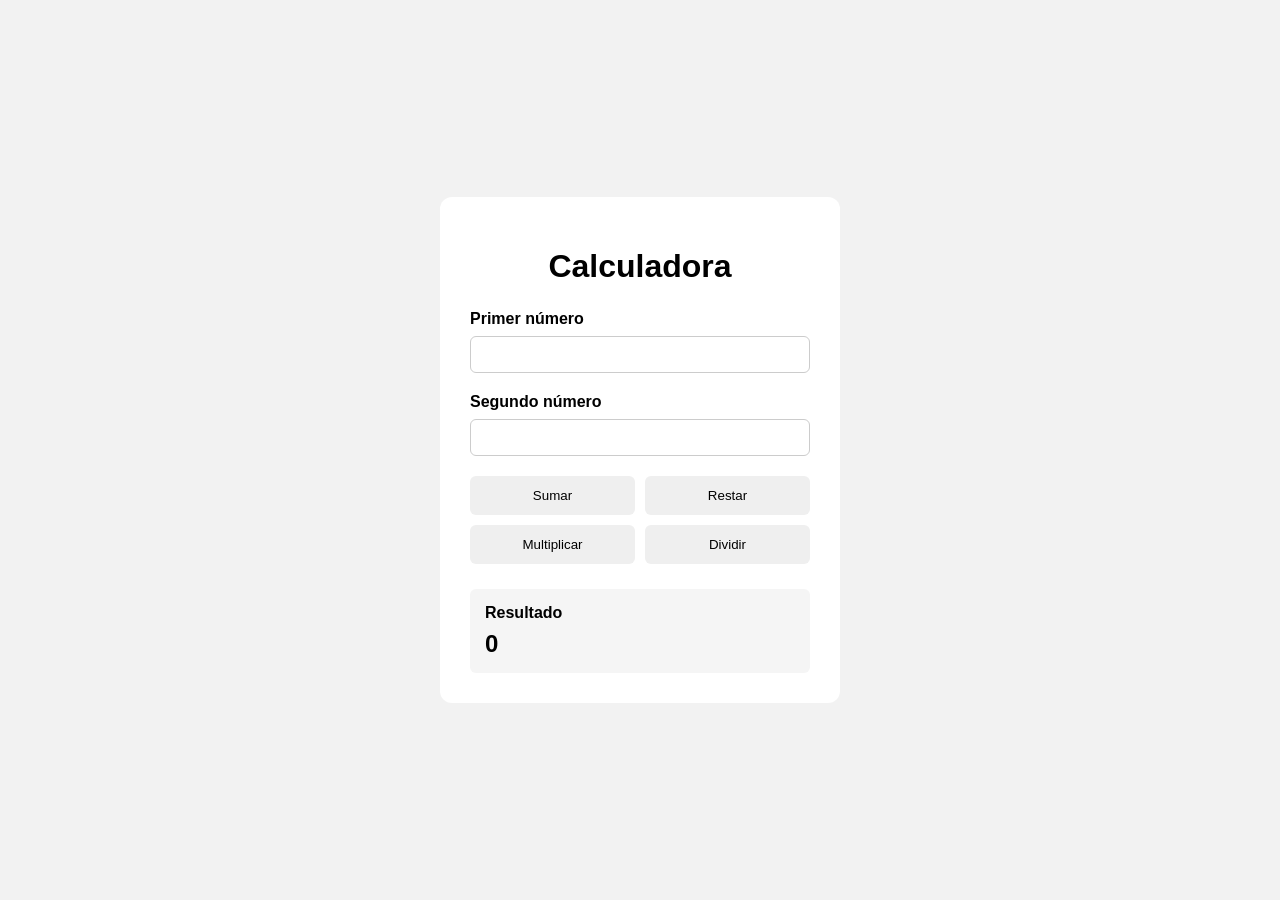
<file: clase05/index.html>
<!DOCTYPE html>
<html lang="es">
<head>
    <meta charset="UTF-8">
    <meta name="viewport" content="width=device-width, initial-scale=1.0">
    <title>Calculadora</title>

    <link rel="stylesheet" href="estilos.css">
</head>

<body>

    <main class="calculadora" id="calculadora">

        <h1 id="titulo-calculadora">Calculadora</h1>

        <section class="operaciones" id="operaciones">

            <div class="campo">
                <label for="numero1">Primer número</label>
                <input
                    type="number"
                    id="numero1"
                    name="numero1"
                    class="campo-numero"
                >
            </div>

            <div class="campo">
                <label for="numero2">Segundo número</label>
                <input
                    type="number"
                    id="numero2"
                    name="numero2"
                    class="campo-numero"
                >
            </div>

            <div class="botones-operaciones" id="botones-operaciones">

                <button
                    type="button"
                    id="btn-sumar"
                    name="sumar"
                    class="btn-operacion"
                >
                    Sumar
                </button>

                <button
                    type="button"
                    id="btn-restar"
                    name="restar"
                    class="btn-operacion"
                >
                    Restar
                </button>

                <button
                    type="button"
                    id="btn-multiplicar"
                    name="multiplicar"
                    class="btn-operacion"
                >
                    Multiplicar
                </button>

                <button
                    type="button"
                    id="btn-dividir"
                    name="dividir"
                    class="btn-operacion"
                >
                    Dividir
                </button>

            </div>

            <div class="resultado" id="resultado">
                <label for="resultado-valor">Resultado</label>

                <output
                    id="resultado-valor"
                    name="resultado"
                    class="resultado-valor"
                >
                    0
                </output>
            </div>

        </section>

    </main>

</body>
</html>
</file>
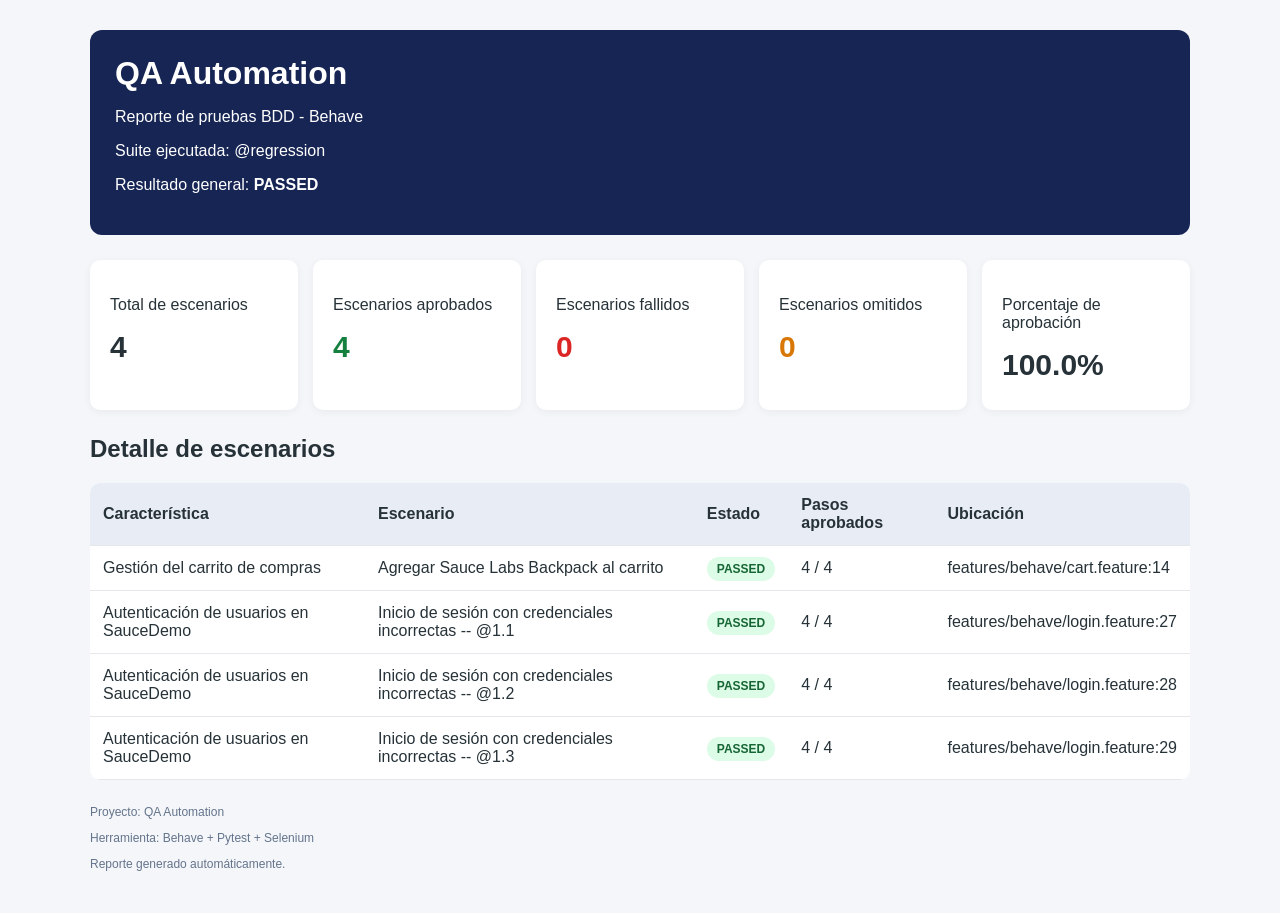
<file: reports/behave_regression.html>
<!DOCTYPE html>
<html lang="es">
<head>
<meta charset="UTF-8">
<meta name="viewport" content="width=device-width, initial-scale=1.0">
<title>QA Automation - @regression</title>

<style>
* { box-sizing: border-box; }

body {
    font-family: Arial, sans-serif;
    background: #f4f6fa;
    color: #263238;
    margin: 0;
    padding: 30px;
}

.container {
    max-width: 1100px;
    margin: auto;
}

header {
    background: #172554;
    color: white;
    padding: 25px;
    border-radius: 12px;
    margin-bottom: 25px;
}

header h1 { margin: 0 0 10px; }

.cards {
    display: grid;
    grid-template-columns: repeat(auto-fit, minmax(160px, 1fr));
    gap: 15px;
    margin-bottom: 25px;
}

.card {
    background: white;
    padding: 20px;
    border-radius: 10px;
    box-shadow: 0 2px 8px #0000000d;
}

.card h2 {
    font-size: 30px;
    margin: 8px 0;
}

.approved { color: #15803d; }
.failed { color: #dc2626; }
.skipped { color: #d97706; }

table {
    width: 100%;
    border-collapse: collapse;
    background: white;
    border-radius: 10px;
    overflow: hidden;
}

th, td {
    padding: 13px;
    text-align: left;
    border-bottom: 1px solid #e5e7eb;
}

th {
    background: #e8edf5;
}

.status {
    padding: 5px 10px;
    border-radius: 20px;
    font-size: 12px;
    font-weight: bold;
}

.status.passed {
    background: #dcfce7;
    color: #166534;
}

.status.failed {
    background: #fee2e2;
    color: #991b1b;
}

.status.skipped, .status.undefined, .status.untested {
    background: #fef3c7;
    color: #92400e;
}

.status.unknown {
    background: #e5e7eb;
    color: #374151;
}

footer {
    margin-top: 25px;
    color: #64748b;
    font-size: 12px;
}

@media (max-width: 700px) {
    body { padding: 12px; }
    table { font-size: 12px; }
    th, td { padding: 8px; }
}
</style>
</head>

<body>
<div class="container">

<header>
    <h1>QA Automation</h1>
    <p>Reporte de pruebas BDD - Behave</p>
    <p>Suite ejecutada: @regression</p>
    <p>Resultado general: <strong>PASSED</strong></p>
</header>

<section class="cards">

<div class="card">
    <p>Total de escenarios</p>
    <h2>4</h2>
</div>

<div class="card">
    <p>Escenarios aprobados</p>
    <h2 class="approved">4</h2>
</div>

<div class="card">
    <p>Escenarios fallidos</p>
    <h2 class="failed">0</h2>
</div>

<div class="card">
    <p>Escenarios omitidos</p>
    <h2 class="skipped">0</h2>
</div>

<div class="card">
    <p>Porcentaje de aprobación</p>
    <h2>100.0%</h2>
</div>

</section>

<h2>Detalle de escenarios</h2>

<table>
<thead>
<tr>
    <th>Característica</th>
    <th>Escenario</th>
    <th>Estado</th>
    <th>Pasos aprobados</th>
    <th>Ubicación</th>
</tr>
</thead>

<tbody>
<tr><td>Gestión del carrito de compras</td><td>Agregar Sauce Labs Backpack al carrito</td><td><span class='status passed'>PASSED</span></td><td>4 / 4</td><td>features/behave/cart.feature:14</td></tr><tr><td>Autenticación de usuarios en SauceDemo</td><td>Inicio de sesión con credenciales incorrectas -- @1.1 </td><td><span class='status passed'>PASSED</span></td><td>4 / 4</td><td>features/behave/login.feature:27</td></tr><tr><td>Autenticación de usuarios en SauceDemo</td><td>Inicio de sesión con credenciales incorrectas -- @1.2 </td><td><span class='status passed'>PASSED</span></td><td>4 / 4</td><td>features/behave/login.feature:28</td></tr><tr><td>Autenticación de usuarios en SauceDemo</td><td>Inicio de sesión con credenciales incorrectas -- @1.3 </td><td><span class='status passed'>PASSED</span></td><td>4 / 4</td><td>features/behave/login.feature:29</td></tr>
</tbody>
</table>

<footer>
    <p>Proyecto: QA Automation</p>
    <p>Herramienta: Behave + Pytest + Selenium</p>
    <p>Reporte generado automáticamente.</p>
</footer>

</div>
</body>
</html>
</file>
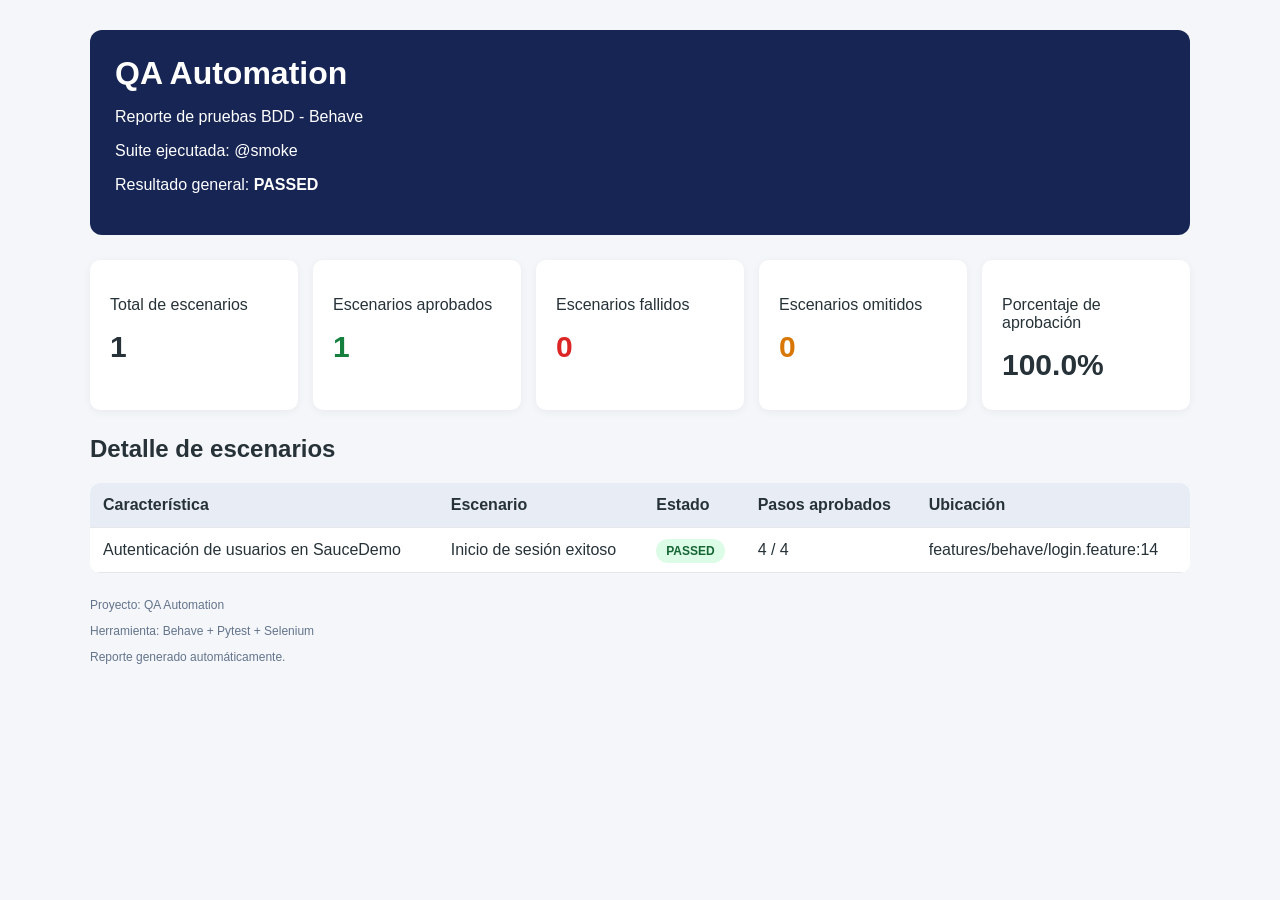
<file: reports/behave_smoke.html>
<!DOCTYPE html>
<html lang="es">
<head>
<meta charset="UTF-8">
<meta name="viewport" content="width=device-width, initial-scale=1.0">
<title>QA Automation - @smoke</title>

<style>
* { box-sizing: border-box; }

body {
    font-family: Arial, sans-serif;
    background: #f4f6fa;
    color: #263238;
    margin: 0;
    padding: 30px;
}

.container {
    max-width: 1100px;
    margin: auto;
}

header {
    background: #172554;
    color: white;
    padding: 25px;
    border-radius: 12px;
    margin-bottom: 25px;
}

header h1 { margin: 0 0 10px; }

.cards {
    display: grid;
    grid-template-columns: repeat(auto-fit, minmax(160px, 1fr));
    gap: 15px;
    margin-bottom: 25px;
}

.card {
    background: white;
    padding: 20px;
    border-radius: 10px;
    box-shadow: 0 2px 8px #0000000d;
}

.card h2 {
    font-size: 30px;
    margin: 8px 0;
}

.approved { color: #15803d; }
.failed { color: #dc2626; }
.skipped { color: #d97706; }

table {
    width: 100%;
    border-collapse: collapse;
    background: white;
    border-radius: 10px;
    overflow: hidden;
}

th, td {
    padding: 13px;
    text-align: left;
    border-bottom: 1px solid #e5e7eb;
}

th {
    background: #e8edf5;
}

.status {
    padding: 5px 10px;
    border-radius: 20px;
    font-size: 12px;
    font-weight: bold;
}

.status.passed {
    background: #dcfce7;
    color: #166534;
}

.status.failed {
    background: #fee2e2;
    color: #991b1b;
}

.status.skipped, .status.undefined, .status.untested {
    background: #fef3c7;
    color: #92400e;
}

.status.unknown {
    background: #e5e7eb;
    color: #374151;
}

footer {
    margin-top: 25px;
    color: #64748b;
    font-size: 12px;
}

@media (max-width: 700px) {
    body { padding: 12px; }
    table { font-size: 12px; }
    th, td { padding: 8px; }
}
</style>
</head>

<body>
<div class="container">

<header>
    <h1>QA Automation</h1>
    <p>Reporte de pruebas BDD - Behave</p>
    <p>Suite ejecutada: @smoke</p>
    <p>Resultado general: <strong>PASSED</strong></p>
</header>

<section class="cards">

<div class="card">
    <p>Total de escenarios</p>
    <h2>1</h2>
</div>

<div class="card">
    <p>Escenarios aprobados</p>
    <h2 class="approved">1</h2>
</div>

<div class="card">
    <p>Escenarios fallidos</p>
    <h2 class="failed">0</h2>
</div>

<div class="card">
    <p>Escenarios omitidos</p>
    <h2 class="skipped">0</h2>
</div>

<div class="card">
    <p>Porcentaje de aprobación</p>
    <h2>100.0%</h2>
</div>

</section>

<h2>Detalle de escenarios</h2>

<table>
<thead>
<tr>
    <th>Característica</th>
    <th>Escenario</th>
    <th>Estado</th>
    <th>Pasos aprobados</th>
    <th>Ubicación</th>
</tr>
</thead>

<tbody>
<tr><td>Autenticación de usuarios en SauceDemo</td><td>Inicio de sesión exitoso</td><td><span class='status passed'>PASSED</span></td><td>4 / 4</td><td>features/behave/login.feature:14</td></tr>
</tbody>
</table>

<footer>
    <p>Proyecto: QA Automation</p>
    <p>Herramienta: Behave + Pytest + Selenium</p>
    <p>Reporte generado automáticamente.</p>
</footer>

</div>
</body>
</html>
</file>
<file: clase05/estilos.css>
* {
    box-sizing: border-box;
}

body {
    margin: 0;
    font-family: Arial, sans-serif;
    background-color: #f2f2f2;
    display: flex;
    justify-content: center;
    align-items: center;
    min-height: 100vh;
}

.calculadora {
    width: 400px;
    padding: 30px;
    background-color: white;
    border-radius: 12px;
}

#titulo-calculadora {
    text-align: center;
    margin-bottom: 25px;
}

.campo {
    margin-bottom: 20px;
}

.campo label,
.resultado label {
    display: block;
    margin-bottom: 8px;
    font-weight: bold;
}

.campo-numero {
    width: 100%;
    padding: 10px;
    border: 1px solid #ccc;
    border-radius: 6px;
}

.botones-operaciones {
    display: grid;
    grid-template-columns: 1fr 1fr;
    gap: 10px;
    margin-top: 20px;
}

.btn-operacion {
    padding: 12px;
    border: none;
    border-radius: 6px;
    cursor: pointer;
}

.resultado {
    margin-top: 25px;
    padding: 15px;
    border-radius: 6px;
    background-color: #f5f5f5;
}

.resultado-valor {
    display: block;
    font-size: 24px;
    font-weight: bold;
}
</file>
